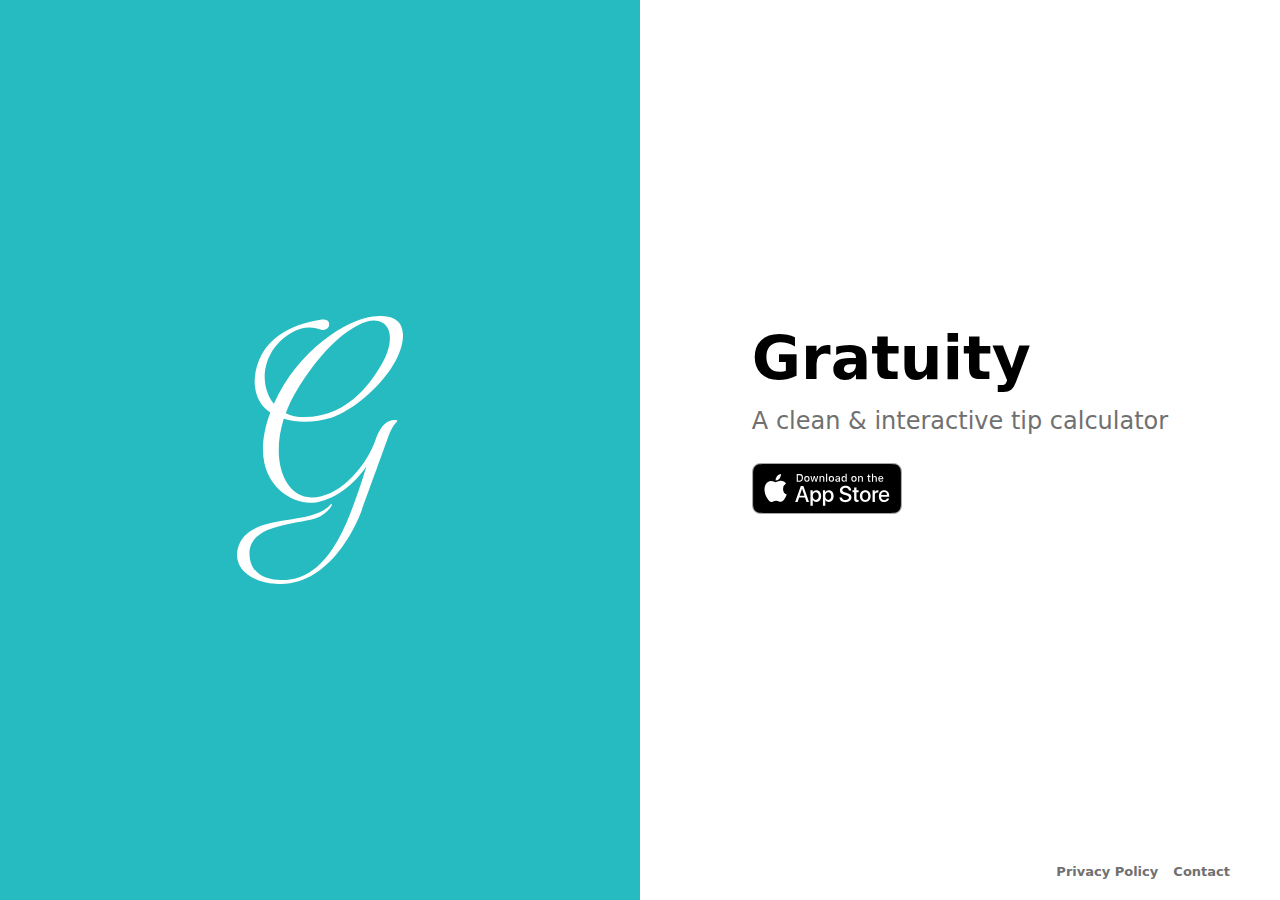
<file: index.html>
<!DOCTYPE html>
<html lang="en-us">

<head>
  <meta charset="utf-8">
  <meta http-equiv="X-UA-Compatible" content="IE=edge,chrome=1" />
  <meta name="viewport" content="width=device-width, initial-scale=1.0">

  <title>Gratuity – Tip Calculator</title>

  <link rel="shortcut icon" type="image/ico" href="uri" />
  <link rel="stylesheet" href="./styles.css" />

  <meta name="HandheldFriendly" content="true">
</head>

<body>
  <div class="container">
    <div class="column">
      <img src="./svgs/logo.svg" alt="Logo">
    </div>

    <div class="column">
      <div class="body">
        <h1 class="heading">Gratuity</h1>

        <p class="headline">
          A clean & interactive tip calculator
        </p>

        <a href="https://apps.apple.com/us/app/id846177978">
          <img src="./svgs/app-store-badge.svg" alt="App Store Badge">
        </a>
      </div>

      <footer class="footer">
        <a href="privacy-policy" class="footer-link">Privacy Policy</a>

        <a href="mailto:gratuity.help@gmail.com" class="footer-link">Contact</a>
      </footer>
    </div>
  </div>
</body>

</html>
</file>
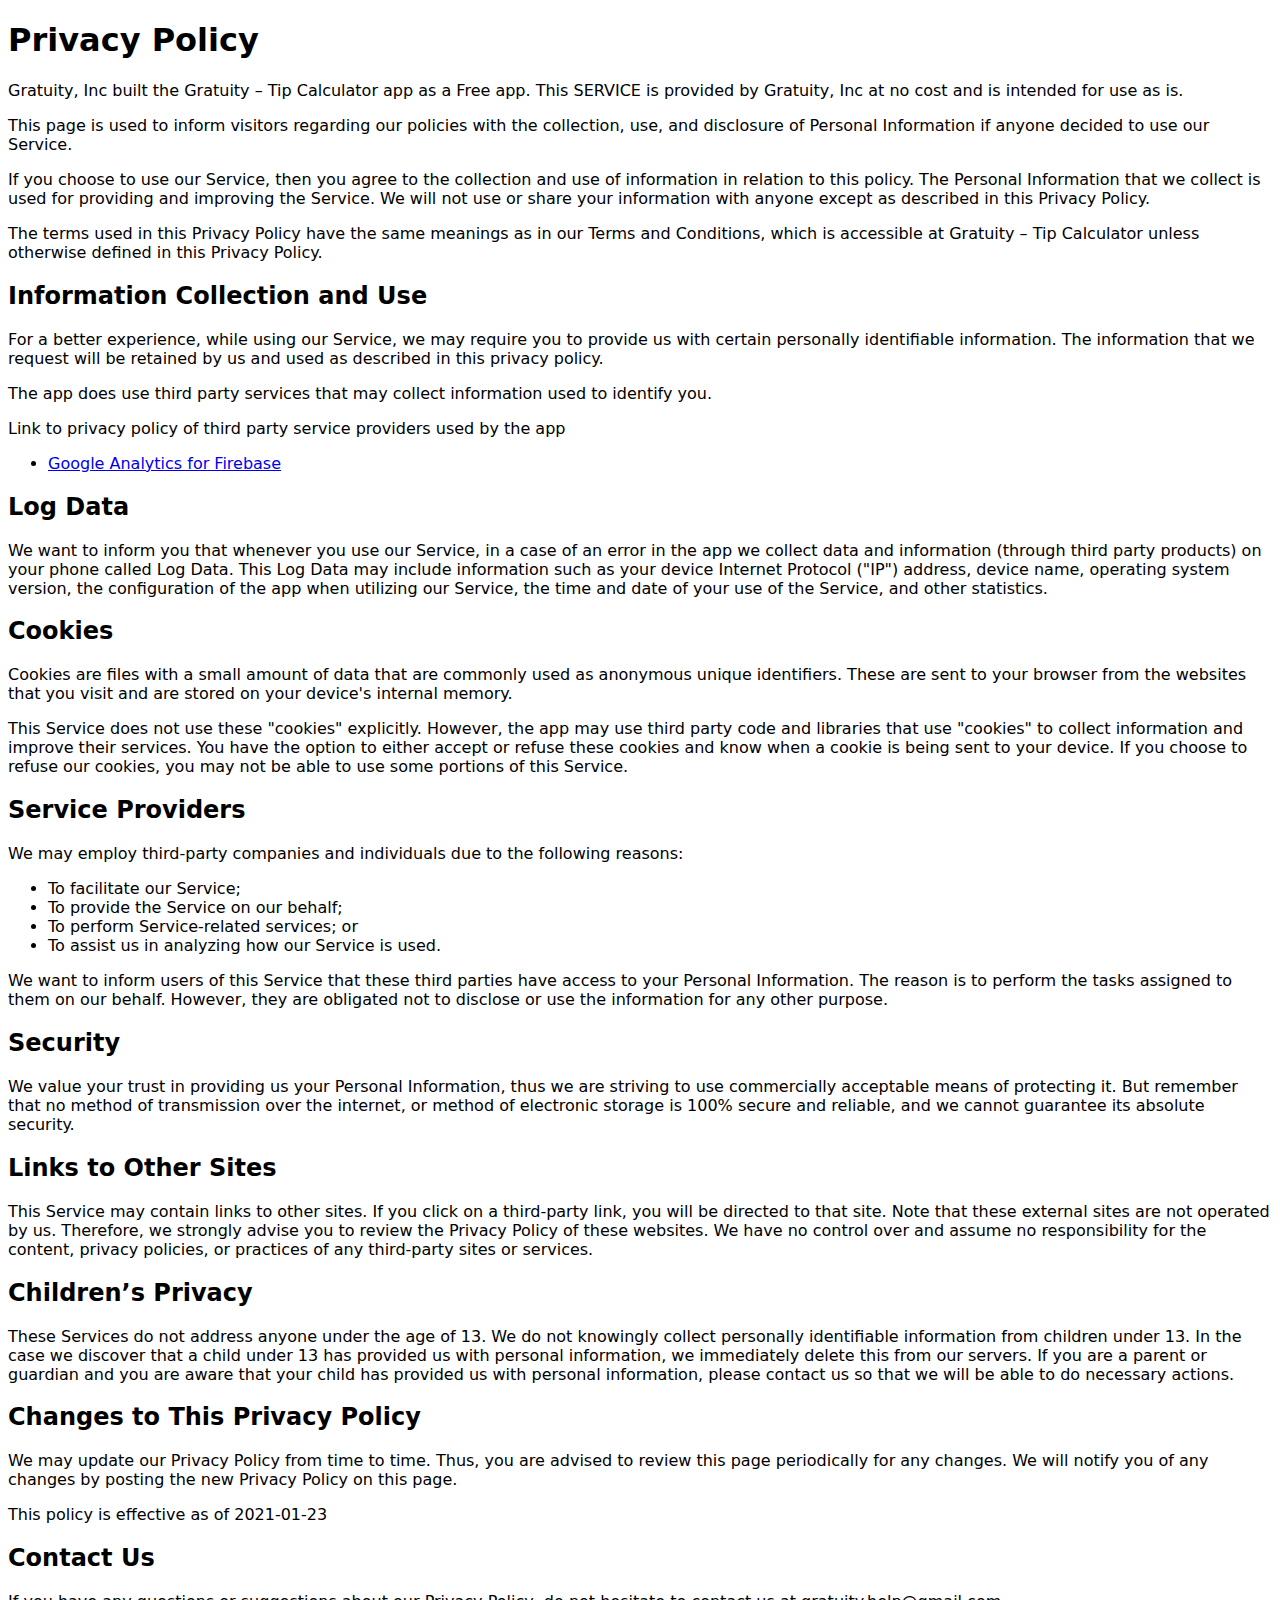
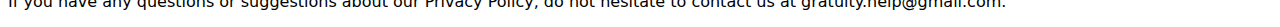
<file: privacy-policy.html>
<!DOCTYPE html>
<html>

<head>
  <meta charset="utf-8">
  <meta http-equiv="X-UA-Compatible" content="IE=edge,chrome=1" />
  <meta name="viewport" content="width=device-width, initial-scale=1.0">
  
  <title>Privacy Policy | Gratuity – Tip Calculator</title>
  
  <style>
    body {
      font-family: -apple-system, system-ui, BlinkMacSystemFont, "Segoe UI", Roboto, Ubuntu;
    }
  </style>
</head>

<body>
  <h1>Privacy Policy</h1>

  <p>
    Gratuity, Inc built the Gratuity – Tip Calculator app as a Free app. This SERVICE is provided by Gratuity, Inc at no
    cost and is intended for use as is.
  </p>

  <p>
    This page is used to inform visitors regarding our policies with the collection, use, and disclosure of Personal
    Information if anyone decided to use our Service.
  </p>

  <p>
    If you choose to use our Service, then you agree to the collection and use of information in relation to this
    policy. The Personal Information that we collect is used for providing and improving the Service. We will not use or
    share your information with anyone except as described in this Privacy Policy.
  </p>

  <p>
    The terms used in this Privacy Policy have the same meanings as in our Terms and Conditions, which is accessible at
    Gratuity – Tip Calculator unless otherwise defined in this Privacy Policy.
  </p>

  <h2>Information Collection and Use</h2>

  <p>
    For a better experience, while using our Service, we may require you to provide us with certain personally
    identifiable information. The information that we request will be retained by us and used as described in this
    privacy policy.
  </p>

  <p>
    The app does use third party services that may collect information used to identify you.
  </p>

  <p>
    Link to privacy policy of third party service providers used by the app
  </p>

  <ul>
    <li>
      <a href="https://firebase.google.com/policies/analytics" target="_blank" rel="noopener noreferrer">Google
        Analytics for Firebase</a>
    </li>
  </ul>

  <h2>Log Data</h2>

  <p>
    We want to inform you that whenever you use our Service, in a case of an error in the app we collect data and
    information (through third party products) on your phone called Log Data. This Log Data may include information such
    as your device Internet Protocol ("IP") address, device name, operating system version, the configuration of the app
    when utilizing our Service, the time and date of your use of the Service, and other statistics.
  </p>

  <h2>Cookies</h2>

  <p>
    Cookies are files with a small amount of data that are commonly used as anonymous unique identifiers. These are sent
    to your browser from the websites that you visit and are stored on your device's internal memory.
  </p>

  <p>
    This Service does not use these "cookies" explicitly. However, the app may use third party code and libraries that
    use "cookies" to collect information and improve their services. You have the option to either accept or refuse
    these cookies and know when a cookie is being sent to your device. If you choose to refuse our cookies, you may not
    be able to use some portions of this Service.
  </p>

  <h2>Service Providers</h2>

  <p>
    We may employ third-party companies and individuals due to the following reasons:
  </p>

  <ul>
    <li>To facilitate our Service;</li>
    <li>To provide the Service on our behalf;</li>
    <li>To perform Service-related services; or</li>
    <li>To assist us in analyzing how our Service is used.</li>
  </ul>

  <p>
    We want to inform users of this Service that these third parties have access to your Personal Information. The
    reason is to perform the tasks assigned to them on our behalf. However, they are obligated not to disclose or use
    the information for any other purpose.
  </p>

  <h2>Security</h2>

  <p>
    We value your trust in providing us your Personal Information, thus we are striving to use commercially acceptable
    means of protecting it. But remember that no method of transmission over the internet, or method of electronic
    storage is 100% secure and reliable, and we cannot guarantee its absolute security.
  </p>

  <h2>Links to Other Sites</h2>

  <p>
    This Service may contain links to other sites. If you click on a third-party link, you will be directed to that
    site. Note that these external sites are not operated by us. Therefore, we strongly advise you to review the Privacy
    Policy of these websites. We have no control over and assume no responsibility for the content, privacy policies, or
    practices of any third-party sites or services.
  </p>

  <h2>Children’s Privacy</h2>

  <p>
    These Services do not address anyone under the age of 13. We do not knowingly collect personally identifiable
    information from children under 13. In the case we discover that a child under 13 has provided us with personal
    information, we immediately delete this from our servers. If you are a parent or guardian and you are aware that
    your child has provided us with personal information, please contact us so that we will be able to do necessary
    actions.
  </p>

  <h2>Changes to This Privacy Policy</h2>

  <p>
    We may update our Privacy Policy from time to time. Thus, you are advised to review this page periodically for any
    changes. We will notify you of any changes by posting the new Privacy Policy on this page.
  </p>

  <p>
    This policy is effective as of 2021-01-23
  </p>

  <h2>Contact Us</h2>

  <p>
    If you have any questions or suggestions about our Privacy Policy, do not hesitate to contact us at gratuity.help@gmail.com.
  </p>
</body>

</html>
</file>
<file: styles.css>
*,
*:before,
*:after {
  box-sizing: border-box;
}

html,
body {
  font-family: -apple-system, system-ui, BlinkMacSystemFont, "Segoe UI", Roboto, Ubuntu;
  height: 100%; 
  margin: 0;
}

.container {
  display: flex;
  height: 100%;
}

.column {
  align-items: center;
  display: flex;
  flex: 1;
  flex-direction: column;
  justify-content: center;
  padding: 0 50px;
}

.column:first-of-type {
  background-color: #26bbc0;
  display: none;
  flex: 1;
}

.column:last-of-type {
  display: flex;
  flex-direction: column;
  position: relative;
  text-align: center;
}

.column:last-of-type:before {
  background-image: linear-gradient(#26bbc0, #2099ad);
  content: "";
  display: block;
  height: 100%;
  left: 0;
  position: absolute;
  top: 0;
  width: 6px;
}

.body {
  display: flex;
  flex-direction: column;
  flex: 1;
  justify-content: center;
}

.heading {
  margin: 0;
  font-size: 60px;
  font-weight: 700;
}

.headline {
  color: #707070;
  font-size: 24px;
  margin: 14px 0 28px;
}

.footer {
  align-self: flex-end;
  padding: 20px 0;
  text-align: center;
  width: 100%;
}

.footer-link {
  color: #707070;
  font-size: 13px;
  font-weight: 600;
  text-decoration: none;
}

.footer-link:hover {
  text-decoration: underline;
}

.footer-link:not(:last-of-type) {
  margin-right: 10px;
}

@media (min-width: 768px) {
  .column:first-of-type {
    display: flex;
  }

  .column:last-of-type {
    text-align: left;
  }
  
  .column:last-of-type:before {
    display: none;
  }

  .footer {
    text-align: right;
  }
}
</file>
